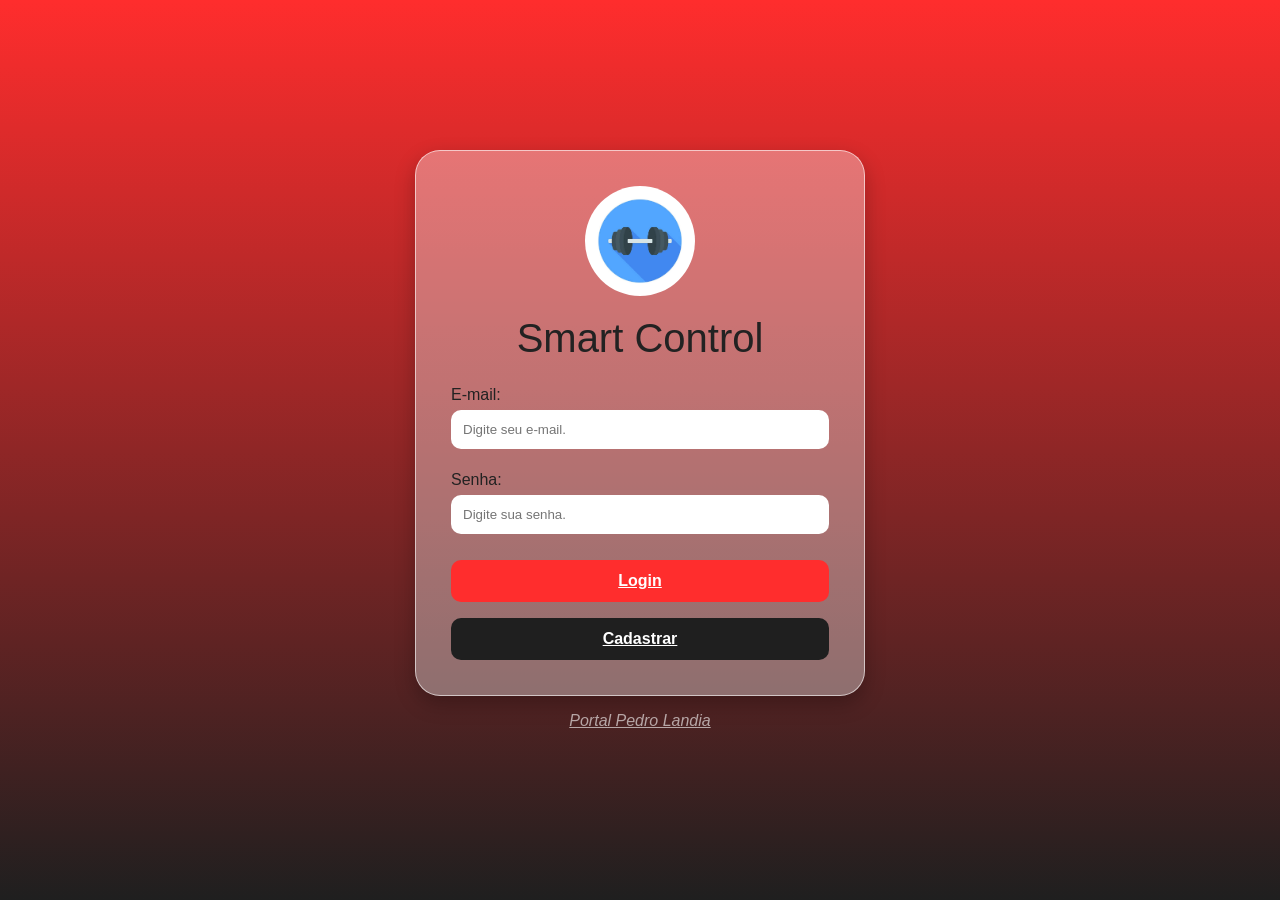
<file: index.html>
<!DOCTYPE html>
<html lang="pt-br">
<head>
    <meta charset="UTF-8">
    <meta http-equiv="X-UA-Compatible" content="IE=edge">
    <meta name="viewport" content="width=device-width, initial-scale=1.0">
    <title>Smart Control</title>
    <link rel="stylesheet" href="assets/css/login.css">

</head>
<body>
        <form method="get" action="dashboard.html">

         <div class="card" id="info-login">
            <img src="assets/images/logo.jpg" 
            alt="Foto de perfil do Usuário" width="100" height="100">
         </div>

            <h1>Smart Control</h1>
            <label for="email">E-mail:</label>
            <input type="text" name="email" id="email" placeholder="Digite seu e-mail." required >

            <label for="senha">Senha:</label>
            <input type="password" name="senha" id="senha" placeholder="Digite sua senha." required >

            <!-- <a href="" >Esqueceu a sehna?</a> -->

            <a href="dashboard.html" class="btn">Login</a>
            <!-- <button class="btn">Login</button> -->

            <a href="cadastro.html" class="btn2">Cadastrar</a>
            <!-- <button class="btn2">Cadastrar</button> -->
        </form>

</body>

<footer>
    <a class= "pedro" href="https://pedrotech.com.br/pedrolandia/" target="_blank">
        Portal Pedro Landia</a>
</footer>
</html>
</file>
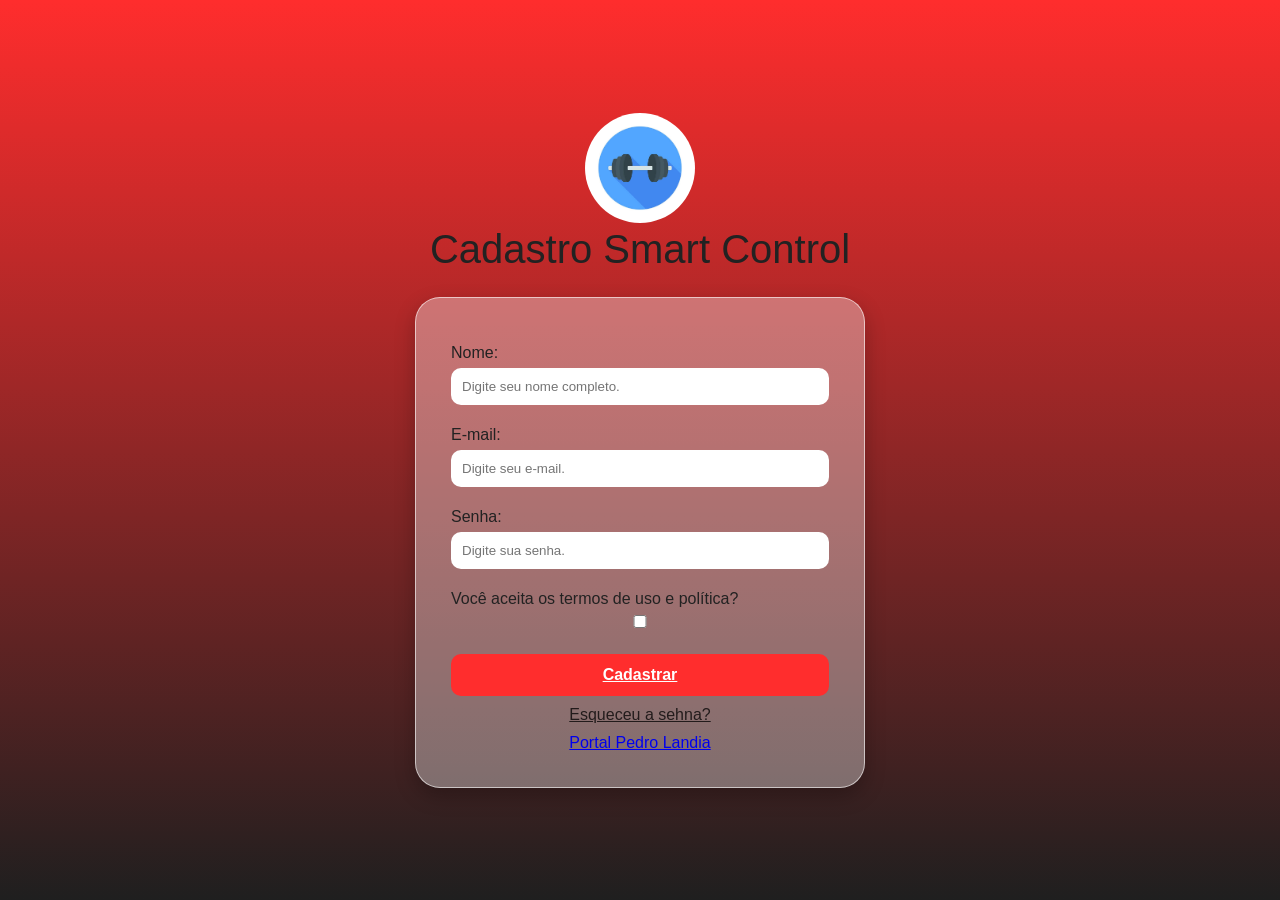
<file: cadastro.html>
<!DOCTYPE html>
<html lang="pt-br">
<head>
    <meta charset="UTF-8">
    <meta name="viewport" content="width=device-width, initial-scale=1.0">
    <title>Cadastro SmartControl</title>
    <link rel="stylesheet" href="assets/css/cadastro.css">
</head>
<body>
     <div><img src="assets/images/logo.jpg" 
              alt="Foto de perfil do Usuário" width="100" height="100"></div>

    <h1>Cadastro Smart Control</h1>
    <form method="get" action="dashboard.html">

        <label for="nome">Nome:</label>
        <input type="text" name="nome" id="nome" placeholder="Digite seu nome completo." required >
        
        <label for="email">E-mail:</label>
        <input type="text" name="email" id="email" placeholder="Digite seu e-mail." required >

        <label for="senha">Senha:</label>
        <input type="password" name="senha" id="senha" placeholder="Digite sua senha." required >

        <label for="termosdeuso">Você aceita os termos de uso e política?</label>
        <input type="checkbox" name="termosdeuso" id="termosdeuso" placeholder="" required >

        <a href="index.html" class="btn1">Cadastrar</a>

        <a href="" class="esqueceu">Esqueceu a sehna?</a>

        <a href="https://pedrotech.com.br/pedrolandia/" target="_blank">
            Portal Pedro Landia</a>
</body>
</html>
</file>
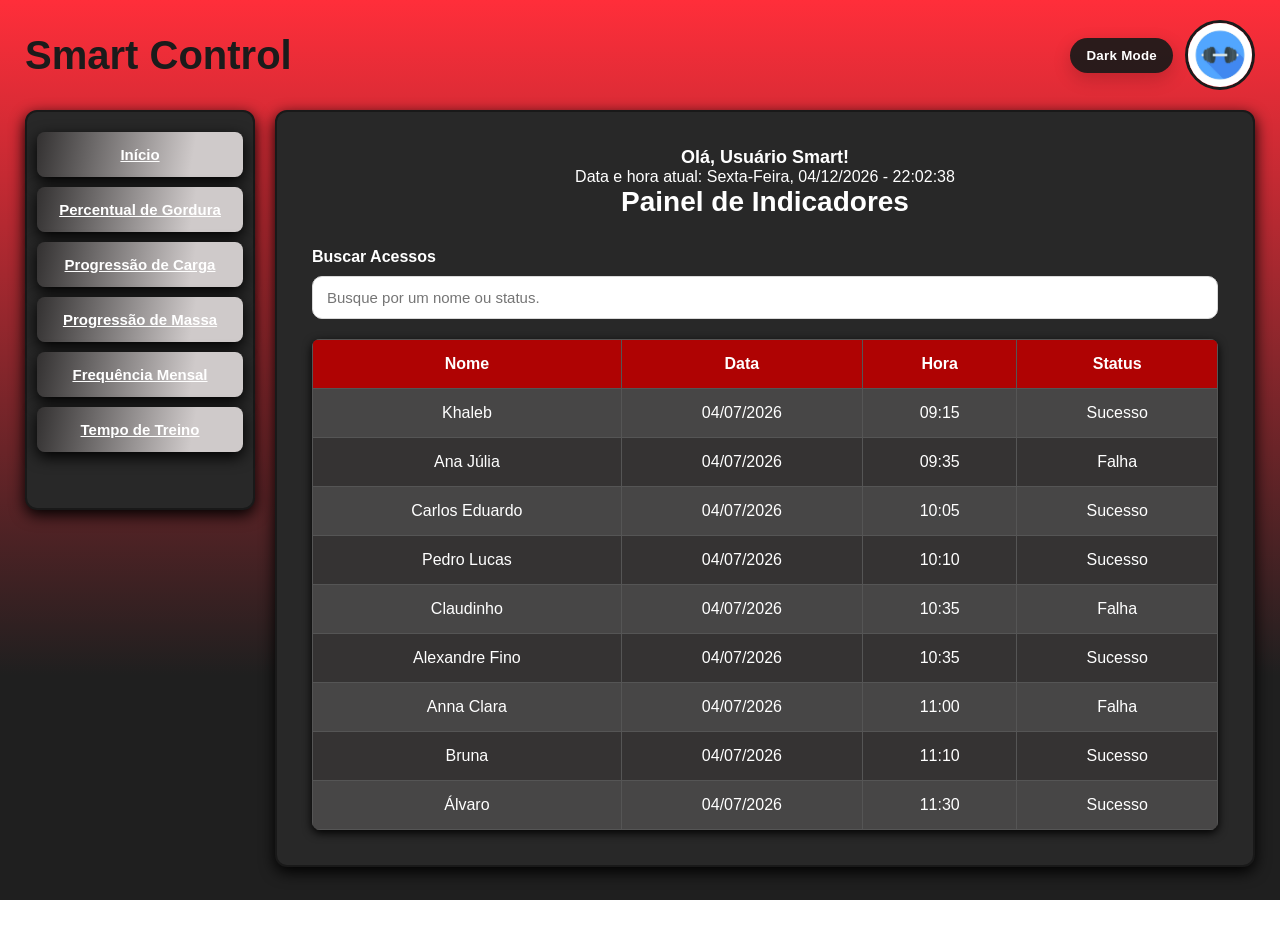
<file: dashboard.html>
<!DOCTYPE html>
<html lang="pt-br">
<head>
    <meta charset="UTF-8">
    <meta http-equiv="X-UA-Compatible" content="IE=edge">
    <meta name="viewport" content="width=device-width, initial-scale=1.0">
    <title>Smart Control Dashboard</title>
    <link rel="stylesheet" href="assets/css/dashboard.css">
</head>
<body>
    <header>
        <nav>
            <h1>Smart Control</h1>

            <div class="nav-actions">
                <button id="themeToggle" class="theme-toggle" type="button" aria-label="Alternar tema">
                    Dark Mode
                </button>

                <input type="checkbox" id="menu-toggle" aria-label="Abrir menu">

                <label for="menu-toggle" class="menu-icon" aria-label="Abrir menu">
                    <span></span>
                    <span></span>
                    <span></span>
                </label>

                <img class="img-perfil" src="assets/images/logo.jpg" alt="Foto de perfil do Usuário" width="100" height="100">
            </div>
        </nav>
    </header>

    <main>
        <aside id="sidebarMenu" class="menu-sidebar">
            <ul class="menu">
                <li class="listas_li"><a href="#">Início</a></li>
                <li class="listas_li"><a href="#">Percentual de Gordura</a></li>
                <li class="listas_li"><a href="#">Progressão de Carga</a></li>
                <li class="listas_li"><a href="#">Progressão de Massa</a></li>
                <li class="listas_li"><a href="#">Frequência Mensal</a></li>
                <li class="listas_li"><a href="#">Tempo de Treino</a></li>
            </ul>
        </aside>

        <div class="dashboard">
            <div id="nomeCompleto"></div>
            <div id="dataAtual"></div>
            <h2>Painel de Indicadores</h2>

            <div class="area-de-busca">
                <label for="campoBusca">Buscar Acessos</label>
                <input type="text" id="campoBusca" placeholder="Busque por um nome ou status.">
            </div>

            <table>
                <thead>
                    <tr>
                        <th>Nome</th>
                        <th>Data</th>
                        <th>Hora</th>
                        <th>Status</th>
                    </tr>
                </thead>

                <tbody>
                    <tr>
                        <td>Khaleb</td>
                        <td>04/07/2026</td>
                        <td>09:15</td>
                        <td>Sucesso</td>
                    </tr>

                    <tr>
                        <td>Ana Júlia</td>
                        <td>04/07/2026</td>
                        <td>09:35</td>
                        <td>Falha</td>
                    </tr>

                    <tr>
                        <td>Carlos Eduardo</td>
                        <td>04/07/2026</td>
                        <td>10:05</td>
                        <td>Sucesso</td>
                    </tr>

                    <tr>
                        <td>Pedro Lucas</td>
                        <td>04/07/2026</td>
                        <td>10:10</td>
                        <td>Sucesso</td>
                    </tr>

                    <tr>
                        <td>Claudinho</td>
                        <td>04/07/2026</td>
                        <td>10:35</td>
                        <td>Falha</td>
                    </tr>

                    <tr>
                        <td>Alexandre Fino</td>
                        <td>04/07/2026</td>
                        <td>10:35</td>
                        <td>Sucesso</td>
                    </tr>

                    <tr>
                        <td>Anna Clara</td>
                        <td>04/07/2026</td>
                        <td>11:00</td>
                        <td>Falha</td>
                    </tr>

                    <tr>
                        <td>Bruna</td>
                        <td>04/07/2026</td>
                        <td>11:10</td>
                        <td>Sucesso</td>
                    </tr>

                    <tr>
                        <td>Álvaro</td>
                        <td>04/07/2026</td>
                        <td>11:30</td>
                        <td>Sucesso</td>
                    </tr>
                </tbody>
            </table>
        </div>
    </main>

    <footer>
        <a href="https://pedrotech.com.br/pedrolandia/" target="_blank" rel="noreferrer">
            Portal Pedro Landia
        </a>
    </footer>

    <script src="assets/.js/main.js"></script>
</body>
</html>
</file>
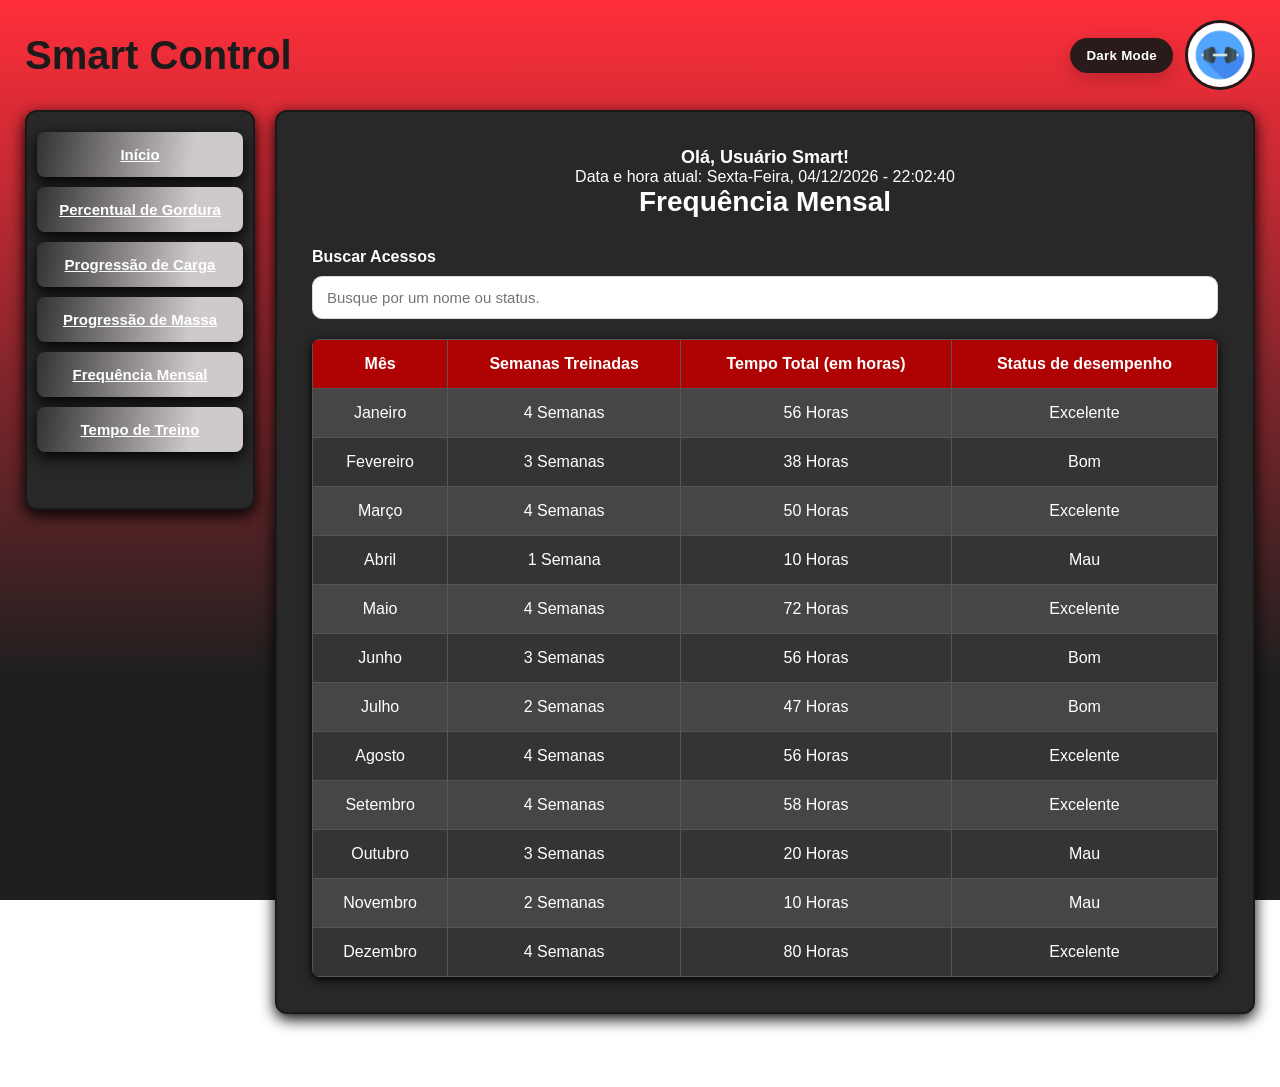
<file: frequenciamensal.html>
<!DOCTYPE html>
<html lang="pt-br">
<head>
    <meta charset="UTF-8">
    <meta http-equiv="X-UA-Compatible" content="IE=edge">
    <meta name="viewport" content="width=device-width, initial-scale=1.0">
    <title>Smart Control Dashboard</title>
    <link rel="stylesheet" href="assets/css/dashboard.css">
</head>
<body>
    <header>
        <nav>
            <h1>Smart Control</h1>

            <div class="nav-actions">
                <button id="themeToggle" class="theme-toggle" type="button" aria-label="Alternar tema">
                    Dark Mode
                </button>

                <input type="checkbox" id="menu-toggle" aria-label="Abrir menu">

                <label for="menu-toggle" class="menu-icon" aria-label="Abrir menu">
                    <span></span>
                    <span></span>
                    <span></span>
                </label>

                <img class="img-perfil" src="assets/images/logo.jpg" alt="Foto de perfil do Usuário" width="100" height="100">
            </div>
        </nav>
    </header>

    <main>
        <aside id="sidebarMenu" class="menu-sidebar">
            <ul class="menu">
                <li class="listas_li"><a href="dashboard.html">Início</a></li>
                <li class="listas_li"><a href="percengordura.html">Percentual de Gordura</a></li>
                <li class="listas_li"><a href="progressaocarga.html">Progressão de Carga</a></li>
                <li class="listas_li"><a href="progressaomassa.html">Progressão de Massa</a></li>
                <li class="listas_li"><a href="frequenciamensal.html">Frequência Mensal</a></li>
                <li class="listas_li"><a href="tempotreino.html">Tempo de Treino</a></li>
            </ul>
        </aside>

        <div class="dashboard">
            <div id="nomeCompleto"></div>
            <div id="dataAtual"></div>
            <h2>Frequência Mensal</h2>

            <div class="area-de-busca">
                <label for="campoBusca">Buscar Acessos</label>
                <input type="text" id="campoBusca" placeholder="Busque por um nome ou status.">
            </div>

            <table>
                <thead>
                    <tr>
                        <th>Mês</th>
                        <th>Semanas Treinadas</th>
                        <th>Tempo Total (em horas)</th>
                        <th>Status de desempenho</th>
                    </tr>
                </thead>

                <tbody>
                    <tr>
                        <td>Janeiro</td>
                        <td>4 Semanas</td>
                        <td>56 Horas</td>
                        <td>Excelente</td>
                    </tr>

                    <tr>
                        <td>Fevereiro</td>
                        <td>3 Semanas</td>
                        <td>38 Horas</td>
                        <td>Bom</td>
                    </tr>

                    <tr>
                        <td>Março</td>
                        <td>4 Semanas</td>
                        <td>50 Horas</td>
                        <td>Excelente</td>
                    </tr>

                    <tr>
                        <td>Abril</td>
                        <td>1 Semana</td>
                        <td>10 Horas</td>
                        <td>Mau</td>
                    </tr>

                    <tr>
                        <td>Maio</td>
                        <td>4 Semanas</td>
                        <td>72 Horas</td>
                        <td>Excelente</td>
                    </tr>

                    <tr>
                        <td>Junho</td>
                        <td>3 Semanas</td>
                        <td>56 Horas</td>
                        <td>Bom</td>
                    </tr>

                    <tr>
                        <td>Julho</td>
                        <td>2 Semanas</td>
                        <td>47 Horas</td>
                        <td>Bom</td>
                    </tr>

                    <tr>
                        <td>Agosto</td>
                        <td>4 Semanas</td>
                        <td>56 Horas</td>
                        <td>Excelente</td>
                    </tr>

                    <tr>
                        <td>Setembro</td>
                        <td>4 Semanas</td>
                        <td>58 Horas</td>
                        <td>Excelente</td>
                    </tr>

                    <tr>
                        <td>Outubro</td>
                        <td>3 Semanas</td>
                        <td>20 Horas</td>
                        <td>Mau</td>
                    </tr>

                    <tr>
                        <td>Novembro</td>
                        <td>2 Semanas</td>
                        <td>10 Horas</td>
                        <td>Mau</td>
                    </tr>

                    <tr>
                        <td>Dezembro</td>
                        <td>4 Semanas</td>
                        <td>80 Horas</td>
                        <td>Excelente</td>
                    </tr>
                </tbody>
            </table>
        </div>
    </main>

    <footer>
        <a href="https://pedrotech.com.br/pedrolandia/" target="_blank" rel="noreferrer">
            Portal Pedro Landia
        </a>
    </footer>

    <script src="assets/js/main.js"></script>
</body>
</html>
</file>
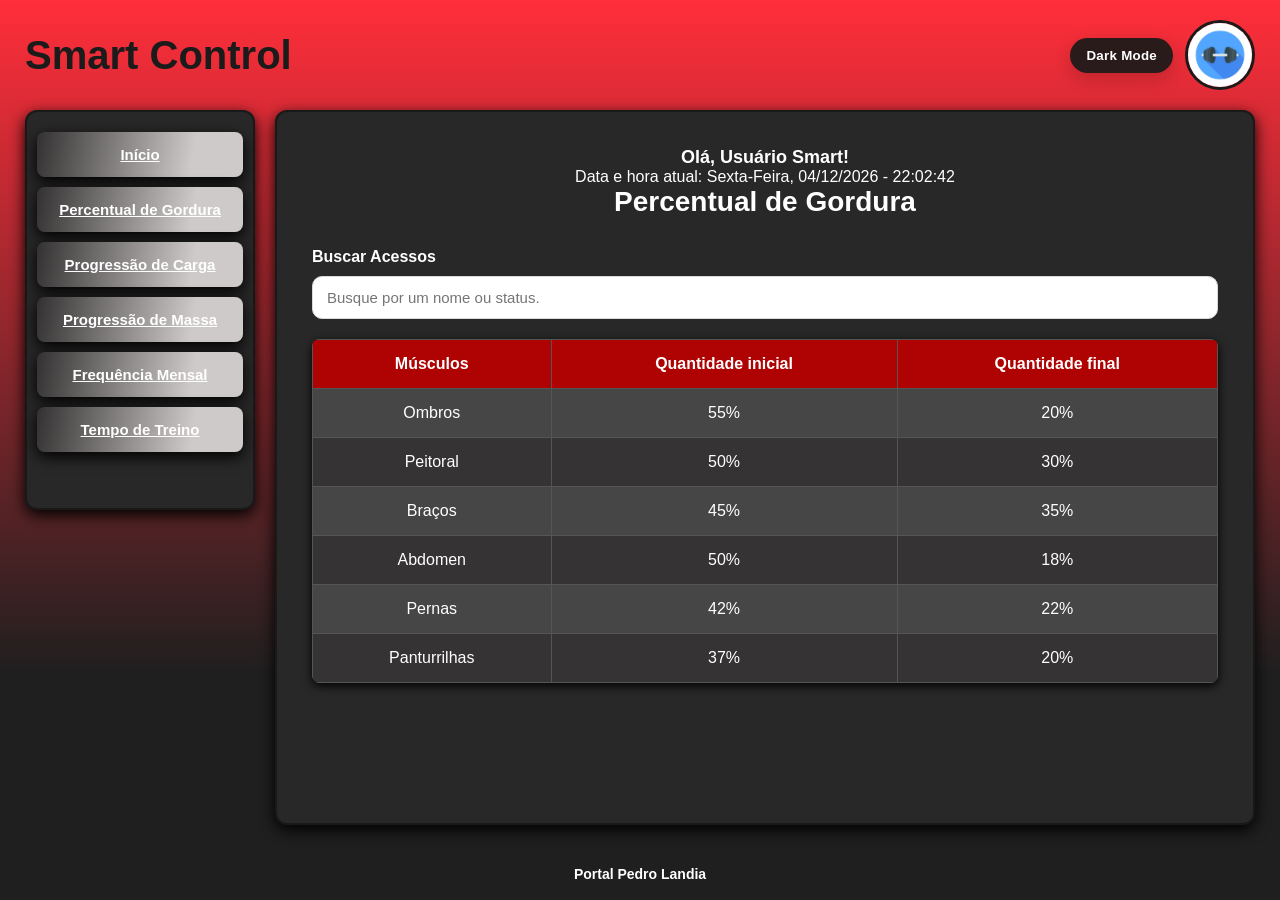
<file: percengordura.html>
<!DOCTYPE html>
<html lang="pt-br">
<head>
    <meta charset="UTF-8">
    <meta http-equiv="X-UA-Compatible" content="IE=edge">
    <meta name="viewport" content="width=device-width, initial-scale=1.0">
    <title>Smart Control Dashboard</title>
    <link rel="stylesheet" href="assets/css/dashboard.css">
</head>
<body>
    <header>
        <nav>
            <h1>Smart Control</h1>

            <div class="nav-actions">
                <button id="themeToggle" class="theme-toggle" type="button" aria-label="Alternar tema">
                    Dark Mode
                </button>

                <input type="checkbox" id="menu-toggle" aria-label="Abrir menu">

                <label for="menu-toggle" class="menu-icon" aria-label="Abrir menu">
                    <span></span>
                    <span></span>
                    <span></span>
                </label>

                <img class="img-perfil" src="assets/images/logo.jpg" alt="Foto de perfil do Usuário" width="100" height="100">
            </div>
        </nav>
    </header>

    <main>
        <aside id="sidebarMenu" class="menu-sidebar">
            <ul class="menu">
                <li class="listas_li"><a href="dashboard.html">Início</a></li>
                <li class="listas_li"><a href="percengordura.html">Percentual de Gordura</a></li>
                <li class="listas_li"><a href="progressaocarga.html">Progressão de Carga</a></li>
                <li class="listas_li"><a href="progressaomassa.html">Progressão de Massa</a></li>
                <li class="listas_li"><a href="frequenciamensal.html">Frequência Mensal</a></li>
                <li class="listas_li"><a href="tempotreino.html">Tempo de Treino</a></li>
            </ul>
        </aside>

        <div class="dashboard">
            <div id="nomeCompleto"></div>
            <div id="dataAtual"></div>
            <h2>Percentual de Gordura</h2>

            <div class="area-de-busca">
                <label for="campoBusca">Buscar Acessos</label>
                <input type="text" id="campoBusca" placeholder="Busque por um nome ou status.">
            </div>

            <table>
                <thead>
                    <tr>
                        <th>Músculos</th>
                        <th>Quantidade inicial</th>
                        <th>Quantidade final</th>
                    </tr>
                </thead>

                <tbody>
                    <tr>
                        <td>Ombros</td>
                        <td>55%</td>
                        <td>20%</td>
                    </tr>

                    <tr>
                        <td>Peitoral</td>
                        <td>50%</td>
                        <td>30%</td>
                    </tr>

                    <tr>
                        <td>Braços</td>
                        <td>45%</td>
                        <td>35%</td>
                    </tr>

                    <tr>
                        <td>Abdomen</td>
                        <td>50%</td>
                        <td>18%</td>
                    </tr>

                    <tr>
                        <td>Pernas</td>
                        <td>42%</td>
                        <td>22%</td>
                    </tr>

                    <tr>
                        <td>Panturrilhas</td>
                        <td>37%</td>
                        <td>20%</td>
                    </tr>
                </tbody>
            </table>
        </div>
    </main>

    <footer>
        <a href="https://pedrotech.com.br/pedrolandia/" target="_blank" rel="noreferrer">
            Portal Pedro Landia
        </a>
    </footer>

    <script src="assets/js/main.js"></script>
</body>
</html>
</file>
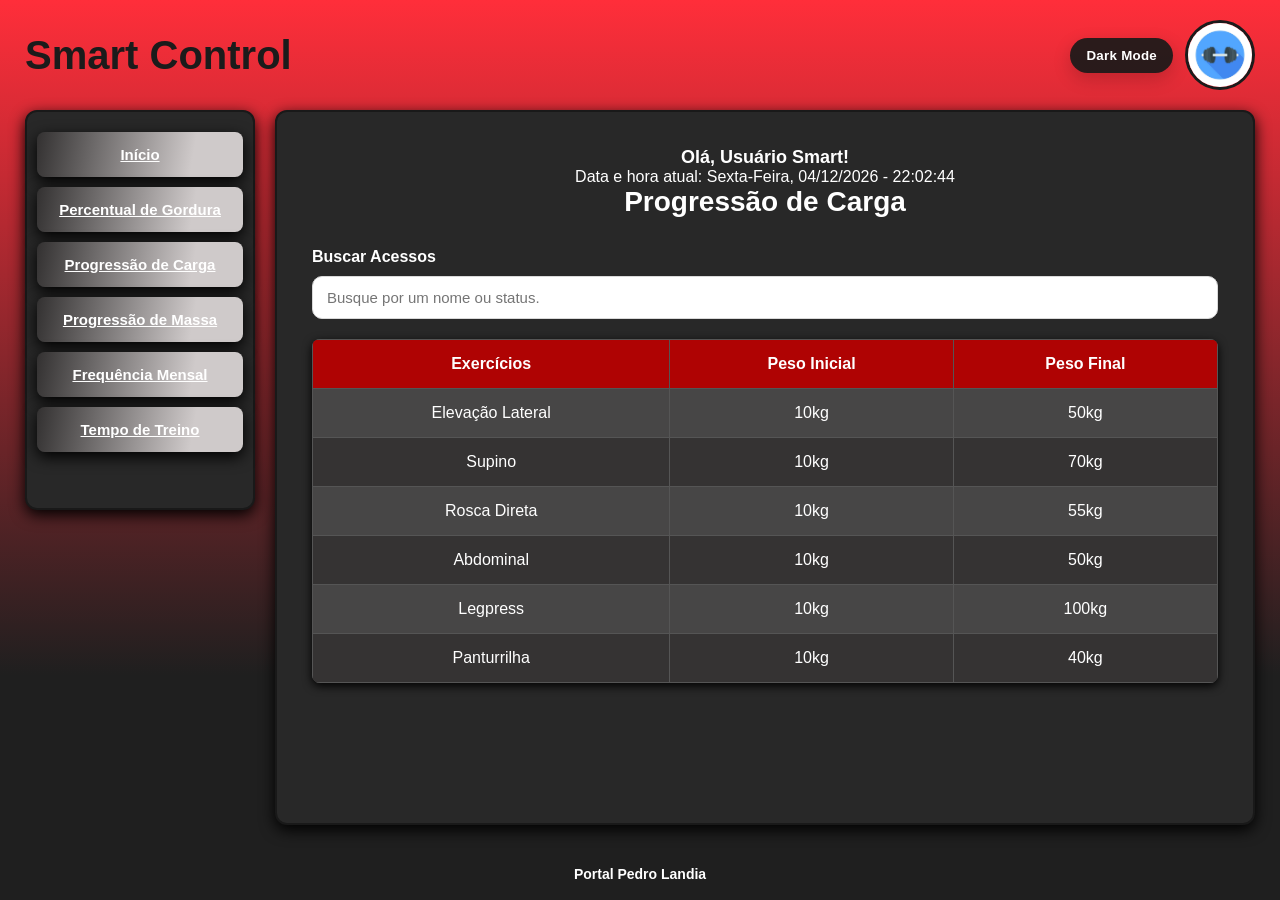
<file: progressaocarga.html>
<!DOCTYPE html>
<html lang="pt-br">
<head>
    <meta charset="UTF-8">
    <meta http-equiv="X-UA-Compatible" content="IE=edge">
    <meta name="viewport" content="width=device-width, initial-scale=1.0">
    <title>Smart Control Dashboard</title>
    <link rel="stylesheet" href="assets/css/dashboard.css">
</head>
<body>
    <header>
        <nav>
            <h1>Smart Control</h1>

            <div class="nav-actions">
                <button id="themeToggle" class="theme-toggle" type="button" aria-label="Alternar tema">
                    Dark Mode
                </button>

                <input type="checkbox" id="menu-toggle" aria-label="Abrir menu">

                <label for="menu-toggle" class="menu-icon" aria-label="Abrir menu">
                    <span></span>
                    <span></span>
                    <span></span>
                </label>

                <img class="img-perfil" src="assets/images/logo.jpg" alt="Foto de perfil do Usuário" width="100" height="100">
            </div>
        </nav>
    </header>

    <main>
        <aside id="sidebarMenu" class="menu-sidebar">
            <ul class="menu">
                <li class="listas_li"><a href="dashboard.html">Início</a></li>
                <li class="listas_li"><a href="percengordura.html">Percentual de Gordura</a></li>
                <li class="listas_li"><a href="progressaocarga.html">Progressão de Carga</a></li>
                <li class="listas_li"><a href="progressaomassa.html">Progressão de Massa</a></li>
                <li class="listas_li"><a href="frequenciamensal.html">Frequência Mensal</a></li>
                <li class="listas_li"><a href="tempotreino.html">Tempo de Treino</a></li>
            </ul>
        </aside>

        <div class="dashboard">
            <div id="nomeCompleto"></div>
            <div id="dataAtual"></div>
            <h2>Progressão de Carga</h2>

            <div class="area-de-busca">
                <label for="campoBusca">Buscar Acessos</label>
                <input type="text" id="campoBusca" placeholder="Busque por um nome ou status.">
            </div>

            <table>
                <thead>
                    <tr>
                        <th>Exercícios</th>
                        <th>Peso Inicial</th>
                        <th>Peso Final</th>
                    </tr>
                </thead>

                <tbody>
                    <tr>
                        <td>Elevação Lateral</td>
                        <td>10kg</td>
                        <td>50kg</td>
                    </tr>

                    <tr>
                        <td>Supino</td>
                        <td>10kg</td>
                        <td>70kg</td>
                    </tr>

                    <tr>
                        <td>Rosca Direta</td>
                        <td>10kg</td>
                        <td>55kg</td>
                    </tr>

                    <tr>
                        <td>Abdominal</td>
                        <td>10kg</td>
                        <td>50kg</td>
                    </tr>

                    <tr>
                        <td>Legpress</td>
                        <td>10kg</td>
                        <td>100kg</td>
                    </tr>

                    <tr>
                        <td>Panturrilha</td>
                        <td>10kg</td>
                        <td>40kg</td>
                    </tr>

                </tbody>
            </table>
        </div>
    </main>

    <footer>
        <a href="https://pedrotech.com.br/pedrolandia/" target="_blank" rel="noreferrer">
            Portal Pedro Landia
        </a>
    </footer>

    <script src="assets/js/main.js"></script>
</body>
</html>
</file>
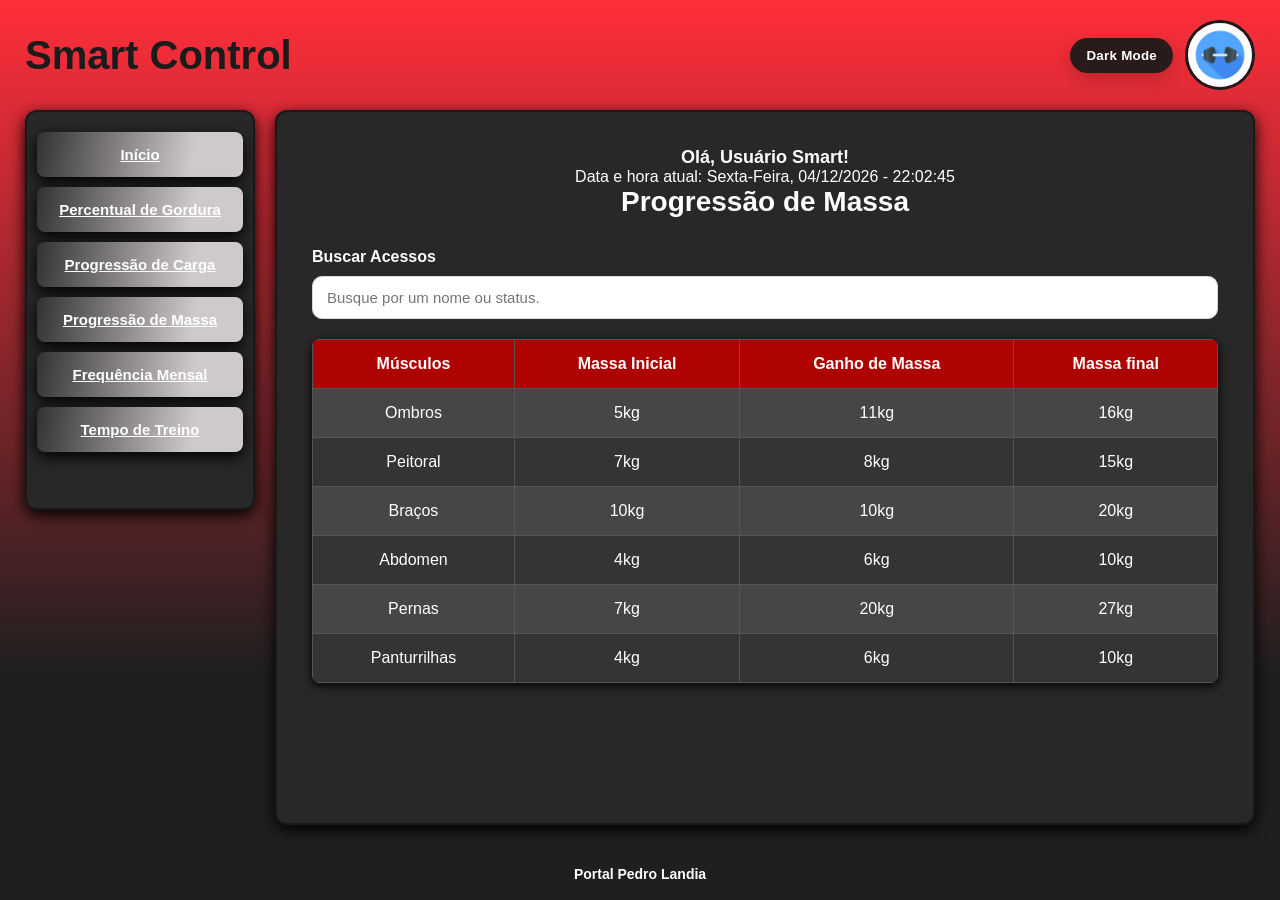
<file: progressaomassa.html>
<!DOCTYPE html>
<html lang="pt-br">
<head>
    <meta charset="UTF-8">
    <meta http-equiv="X-UA-Compatible" content="IE=edge">
    <meta name="viewport" content="width=device-width, initial-scale=1.0">
    <title>Smart Control Dashboard</title>
    <link rel="stylesheet" href="assets/css/dashboard.css">
</head>
<body>
    <header>
        <nav>
            <h1>Smart Control</h1>

            <div class="nav-actions">
                <button id="themeToggle" class="theme-toggle" type="button" aria-label="Alternar tema">
                    Dark Mode
                </button>

                <input type="checkbox" id="menu-toggle" aria-label="Abrir menu">

                <label for="menu-toggle" class="menu-icon" aria-label="Abrir menu">
                    <span></span>
                    <span></span>
                    <span></span>
                </label>

                <img class="img-perfil" src="assets/images/logo.jpg" alt="Foto de perfil do Usuário" width="100" height="100">
            </div>
        </nav>
    </header>

    <main>
        <aside id="sidebarMenu" class="menu-sidebar">
            <ul class="menu">
                <li class="listas_li"><a href="dashboard.html">Início</a></li>
                <li class="listas_li"><a href="percengordura.html">Percentual de Gordura</a></li>
                <li class="listas_li"><a href="progressaocarga.html">Progressão de Carga</a></li>
                <li class="listas_li"><a href="progressaomassa.html">Progressão de Massa</a></li>
                <li class="listas_li"><a href="frequenciamensal.html">Frequência Mensal</a></li>
                <li class="listas_li"><a href="tempotreino.html">Tempo de Treino</a></li>
            </ul>
        </aside>

        <div class="dashboard">
            <div id="nomeCompleto"></div>
            <div id="dataAtual"></div>
            <h2>Progressão de Massa</h2>

            <div class="area-de-busca">
                <label for="campoBusca">Buscar Acessos</label>
                <input type="text" id="campoBusca" placeholder="Busque por um nome ou status.">
            </div>

            <table>
                <thead>
                    <tr>
                        <th>Músculos</th>
                        <th>Massa Inicial</th>
                        <th>Ganho de Massa</th>
                        <th>Massa final</th>
                    </tr>
                </thead>

                <tbody>
                    <tr>
                        <td>Ombros</td>
                        <td>5kg</td>
                        <td>11kg</td>
                        <td>16kg</td>
                    </tr>

                    <tr>
                        <td>Peitoral</td>
                        <td>7kg</td>
                        <td>8kg</td>
                        <td>15kg</td>
                    </tr>

                    <tr>
                        <td>Braços</td>
                        <td>10kg</td>
                        <td>10kg</td>
                        <td>20kg</td>
                    </tr>

                    <tr>
                        <td>Abdomen</td>
                        <td>4kg</td>
                        <td>6kg</td>
                        <td>10kg</td>
                    </tr>

                    <tr>
                        <td>Pernas</td>
                        <td>7kg</td>
                        <td>20kg</td>
                        <td>27kg</td>
                    </tr>

                    <tr>
                        <td>Panturrilhas</td>
                        <td>4kg</td>
                        <td>6kg</td>
                        <td>10kg</td>
                    </tr>
                </tbody>
            </table>
        </div>
    </main>

    <footer>
        <a href="https://pedrotech.com.br/pedrolandia/" target="_blank" rel="noreferrer">
            Portal Pedro Landia
        </a>
    </footer>

    <script src="assets/js/main.js"></script>
</body>
</html>
</file>
<file: assets/css/login.css>
*{
    margin: 0;
    padding: 0;
    box-sizing: border-box;
}

body{
    font-family: Arial, Helvetica, sans-serif;
    background: linear-gradient(to bottom, #ff2d2d, #1f1f1f);
    height: 100vh;
    display: flex;
    justify-content: center;
    align-items: center;
    flex-direction: column;
}

form{
    background: rgba(255,255,255,0.35);
    width: 450px;
    padding: 35px;
    border-radius: 25px;
    text-align: center;
    border: 1px solid rgba(255,255,255,0.6);
    box-shadow: 0 8px 20px rgba(0,0,0,0.25);
}

form div{
    display: flex;
    justify-content: center;
    margin-bottom: 20px;
    align-content: center;
}

form div img{
    width: 110px;
    height: 110px;
    border-radius: 50%;
    object-fit: cover;
}

h1{
    margin-bottom: 25px;
    font-size: 40px;
    font-weight: 300;
    color: #222;
}

label{
    display: block;
    text-align: left;
    margin-bottom: 6px;
    margin-top: 12px;
    color: #222;
}

input{
    width: 100%;
    padding: 12px;
    border: none;
    border-radius: 10px;
    margin-bottom: 10px;
    outline: none;
}

.senha{
    display: block;
    text-align: left;
    margin-bottom: 20px;
    font-style: italic;
    color: #ff7272;


}

.btn {
    margin-top: 16px;
    display: block;
    width: 100%;
    background-color: #ff2d2d;
    color: white;
    padding: 12px;
    border-radius: 10px;
    font-weight: bold;
    margin-bottom: 2px;
    transition: 0.3s;
}

.login:hover{
    background-color:#b30000;
}

.btn2 {
    margin-top: 16px;
    display: block;
    width: 100%;
    background-color: #1f1f1f;
    color: white;
    padding: 12px;
    border-radius: 10px;
    font-weight: bold;
}

.cadastro:hover{
    background-color: #000;
}

.pedro{
    display: block;
    text-align: left;
    margin-bottom: 20px;
    font-style: italic;
    color: rgba(255,255,255,0.6);
}

footer{
    margin-top: 16px;
    justify-items: left;
    bottom: 15px;
}
</file>
<file: assets/css/cadastro.css>
*{
    margin: 0;
    padding: 0;
    box-sizing: border-box;
}

body{
    font-family: Arial, Helvetica, sans-serif;
    background: linear-gradient(to bottom, #ff2d2d, #1f1f1f);
    height: 100vh;
    display: flex;
    justify-content: center;
    align-items: center;
    flex-direction: column;
}

form{
    background: rgba(255,255,255,0.35);
    width: 450px;
    padding: 35px;
    border-radius: 25px;
    text-align: center;
    border: 1px solid rgba(255,255,255,0.6);
    box-shadow: 0 8px 20px rgba(0,0,0,0.25);
}

.btn1 {
    margin-top: 16px;
    display: block;
    width: 100%;
    background-color: #ff2d2d;
    color: white;
    padding: 12px;
    border-radius: 10px;
    font-weight: bold;
    margin-bottom: 2px;
    transition: 0.3s;
}

div img{
    width: 110px;
    height: 110px;
    border-radius: 50%;
    object-fit: cover;
}

h1{
    margin-bottom: 25px;
    font-size: 40px;
    font-weight: 300;
    color: #222;
}

label{
    display: block;
    text-align: left;
    margin-bottom: 6px;
    margin-top: 11px;
    color: #222;
}

input{
    width: 100%;
    padding: 11px;
    border: none;
    border-radius: 10px;
    margin-bottom: 10px;
    outline: none;
}

.pedro{
    display: block;
    text-align: left;
    margin-bottom: 30px;
    margin: 10px;
    font-style: italic;
    color: rgba(255,255,255,0.6);
}

.esqueceu {
    display: block;
    text-align: center;
    margin-bottom: 30px;
    margin: 10px;
    color: rgba(0, 0, 0, 0.752);
}

footer{
    margin-top: 16px;
    justify-items: left;
    bottom: 15px;
}
</file>
<file: assets/css/dashboard.css>
* {
    margin: 0;
    padding: 0;
    box-sizing: border-box;
}

html,
body {
    min-height: 100%;
}

body {
    font-family: Arial, Helvetica, sans-serif;
    background: linear-gradient(180deg, #ff2e3a 0%, #1f1f1f 75%);
    background-attachment: fixed;
    color: #1b1b1b;
    transition: background 0.35s ease, color 0.35s ease;
}

body.dark-theme {
    background: radial-gradient(circle at top, #2d3748 0%, #111827 32%, #0b0f19 100%);
    color: #e5edf5;
}

header {
    width: 100%;
    padding: 15px 25px;
}

header nav {
    width: 100%;
    min-height: 80px;
    display: flex;
    align-items: center;
    justify-content: space-between;
    margin: 0;
    gap: 16px;
}

header nav h1 {
    margin: 0;
    font-size: 40px;
    font-weight: 700;
    color: #1b1b1b;
}

.nav-actions {
    display: flex;
    align-items: center;
    gap: 12px;
}

.theme-toggle {
    border: none;
    border-radius: 999px;
    padding: 10px 16px;
    background: rgba(26, 26, 26, 0.92);
    color: #fff;
    font-weight: 700;
    letter-spacing: 0.02em;
    cursor: pointer;
    box-shadow: 0 6px 18px rgba(0, 0, 0, 0.18);
    transition: transform 0.2s ease, box-shadow 0.2s ease, background 0.3s ease;
}

.theme-toggle:hover {
    transform: translateY(-1px);
    box-shadow: 0 10px 22px rgba(0, 0, 0, 0.22);
}

body.dark-theme .theme-toggle {
    background: linear-gradient(135deg, #f4f7fb 0%, #dfeaf6 100%);
    color: #101827;
    box-shadow: 0 8px 18px rgba(148, 163, 184, 0.45);
}

#menu-toggle {
    display: none;
}

.menu-icon {
    display: none;
    width: 38px;
    height: 38px;
    border-radius: 50%;
    background: rgba(27, 27, 27, 0.15);
    cursor: pointer;
    position: relative;
    transition: background 0.3s ease;
}

.menu-icon span {
    position: absolute;
    left: 9px;
    width: 20px;
    height: 3px;
    background: #1b1b1b;
    border-radius: 10px;
    transition: all 0.3s ease;
}

.menu-icon span:nth-child(1) { top: 11px; }
.menu-icon span:nth-child(2) { top: 17px; }
.menu-icon span:nth-child(3) { top: 23px; }

.img-perfil {
    width: 70px;
    height: 70px;
    object-fit: cover;
    border-radius: 50%;
    border: 3px solid #1b1b1b;
    position: static;
}

main {
    width: 100%;
    min-height: calc(100vh - 160px);
    display: flex;
    gap: 20px;
    padding: 0 25px 25px;
}

aside {
    flex: 0 0 230px;
}

#nomeCompleto {
    font-size: 18px;
    font-weight: 700;
    color: #ffffff;
}

#dataAtual {
    font-size: 16px;
    font-weight: 400;
    color: #ffffff;
}

.menu {
    width: 100%;
    min-height: 400px;
    display: flex;
    flex-direction: column;
    align-items: stretch;
    padding: 20px 10px;
    background: rgb(40, 40, 40);
    border: 2px solid #191919;
    border-radius: 12px;
    list-style: none;
    box-shadow: 0 5px 15px rgb(0, 0, 0);
}

.listas_li {
    width: 100%;
    margin: 0 0 10px;
    list-style: none;
}

.listas_li a {
    display: block;
    width: 100%;
    padding: 14px 10px;
    box-shadow: 0 5px 15px rgb(0, 0, 0);
    color: #ffffff;
    background: linear-gradient(100deg, #333131 0%, #cfcaca 75%);
    text-align: center;
    font-size: 15px;
    font-weight: 600;
    border-radius: 8px;
    transition: background-color 0.3s ease, color 0.3s ease, transform 0.2s ease;
}

.listas_li a:hover {
    background: #ff2e3a;
    color: #ffffff;
    transform: translateX(4px);
}

.dashboard {
    flex: 1;
    max-width: 1000px;
    display: flex;
    flex-direction: column;
    align-items: center;
    padding: 35px;
    background: rgb(40, 40, 40);
    border: 2px solid #191919;
    border-radius: 12px;
    box-shadow: 0 5px 15px rgb(0, 0, 0);
    transition: background 0.3s ease, border-color 0.3s ease;
}

body.dark-theme .dashboard,
body.dark-theme .menu {
    background: rgba(17, 24, 39, 0.92);
    border-color: rgba(148, 163, 184, 0.25);
    box-shadow: 0 16px 30px rgba(15, 23, 42, 0.45);
}

body.dark-theme #nomeCompleto,
body.dark-theme #dataAtual,
body.dark-theme .dashboard h2,
body.dark-theme .dashboard td,
body.dark-theme .dashboard th,
body.dark-theme footer a,
body.dark-theme header nav h1,
body.dark-theme .area-de-busca label {
    color: #f5f7fa;
}

body.dark-theme .area-de-busca input {
    background: rgba(15, 23, 42, 0.8);
    color: #f1f5f9;
    border-color: rgba(148, 163, 184, 0.4);
}

body.dark-theme .area-de-busca input::placeholder {
    color: #a5b4c7;
}

body.dark-theme .dashboard tbody tr:nth-child(even) {
    background: rgba(44, 55, 72, 0.9);
}

body.dark-theme .dashboard tbody tr:hover {
    background: rgba(79, 70, 229, 0.32);
}

body.dark-theme .dashboard th {
    background: linear-gradient(180deg, #b91c1c 0%, #7f1d1d 100%);
    color: #fff;
}

.dashboard h2 {
    width: 100%;
    margin-bottom: 30px;
    text-align: center;
    font-size: 28px;
    font-weight: 700;
    color: #ffffff;
}

.area-de-busca {
    width: 100%;
    max-width: 1000px;
    margin-bottom: 20px;
    display: flex;
    flex-direction: column;
    gap: 10px;
}

.area-de-busca label {
    color: #ffffff;
    font-weight: 600;
}

.area-de-busca input {
    width: 100%;
    border: 1px solid #d9d9d9;
    border-radius: 10px;
    padding: 12px 14px;
    font-size: 15px;
    outline: none;
    transition: border-color 0.2s ease, box-shadow 0.2s ease;
}

.area-de-busca input:focus {
    border-color: #ff2e3a;
    box-shadow: 0 0 0 3px rgba(255, 46, 58, 0.2);
}

.dashboard table {
    width: 100%;
    max-width: 1000px;
    border-collapse: collapse;
    background: rgb(71, 70, 70);
    border-radius: 8px;
    overflow: hidden;
    box-shadow: 0 3px 10px rgb(0, 0, 0);
}

.dashboard th,
.dashboard td {
    padding: 15px;
    text-align: center;
    border: 1px solid #555;
}

.dashboard th {
    background: #af0303;
    color: #ffffff;
    font-weight: 700;
}

.dashboard td {
    color: #ffffff;
}

.dashboard tbody tr:nth-child(even) {
    background: #353333;
}

.dashboard tbody tr:hover {
    background: #ffdadd;
}

.dashboard tbody tr[hidden] {
    display: none;
}

footer {
    width: 100%;
    padding: 15px 25px;
    text-align: center;
}

footer a {
    color: #ffffff;
    font-size: 14px;
    font-weight: 600;
    text-decoration: none;
    transition: color 0.3s ease;
}

footer a:hover {
    color: #ff2e3a;
}

@media (max-width: 700px) {
    header {
        padding: 15px;
    }

    header nav {
        min-height: 60px;
    }

    header nav h1 {
        font-size: 26px;
    }

    .nav-actions {
        gap: 10px;
    }

    .theme-toggle {
        padding: 8px 12px;
        font-size: 12px;
    }

    .img-perfil {
        width: 50px;
        height: 50px;
    }

    .menu-icon {
        display: block;
    }

    aside {
        position: fixed;
        top: 90px;
        left: 0;
        width: 75%;
        max-width: 280px;
        height: calc(100vh - 100px);
        z-index: 30;
        transform: translateX(-110%);
        transition: transform 0.3s ease;
    }

    aside.is-open {
        transform: translateX(0);
    }

    body.sidebar-open::before {
        content: "";
        position: fixed;
        inset: 0;
        background: rgba(0, 0, 0, 0.35);
        z-index: 20;
    }

    main {
        display: flex;
        flex-direction: column;
        padding: 0 15px 15px;
        gap: 15px;
    }

    .menu {
        width: 100%;
        min-height: auto;
        display: grid;
        grid-template-columns: 1fr;
        gap: 8px;
        padding: 10px;
    }

    .listas_li {
        margin: 0;
    }

    .listas_li a {
        height: 100%;
        display: flex;
        align-items: center;
        justify-content: center;
        padding: 12px 5px;
        font-size: 12px;
        line-height: 1.2;
    }

    .listas_li a:hover {
        transform: none;
    }

    .dashboard {
        width: 100%;
        min-height: auto;
        padding: 20px 10px;
        overflow: hidden;
    }

    .dashboard h2 {
        margin-bottom: 20px;
        font-size: 21px;
        line-height: 1.3;
    }

    .dashboard table {
        width: 100%;
        font-size: 12px;
    }

    .dashboard th,
    .dashboard td {
        padding: 10px 4px;
        font-size: 11px;
    }

    footer {
        padding: 15px;
    }
}
</file>
